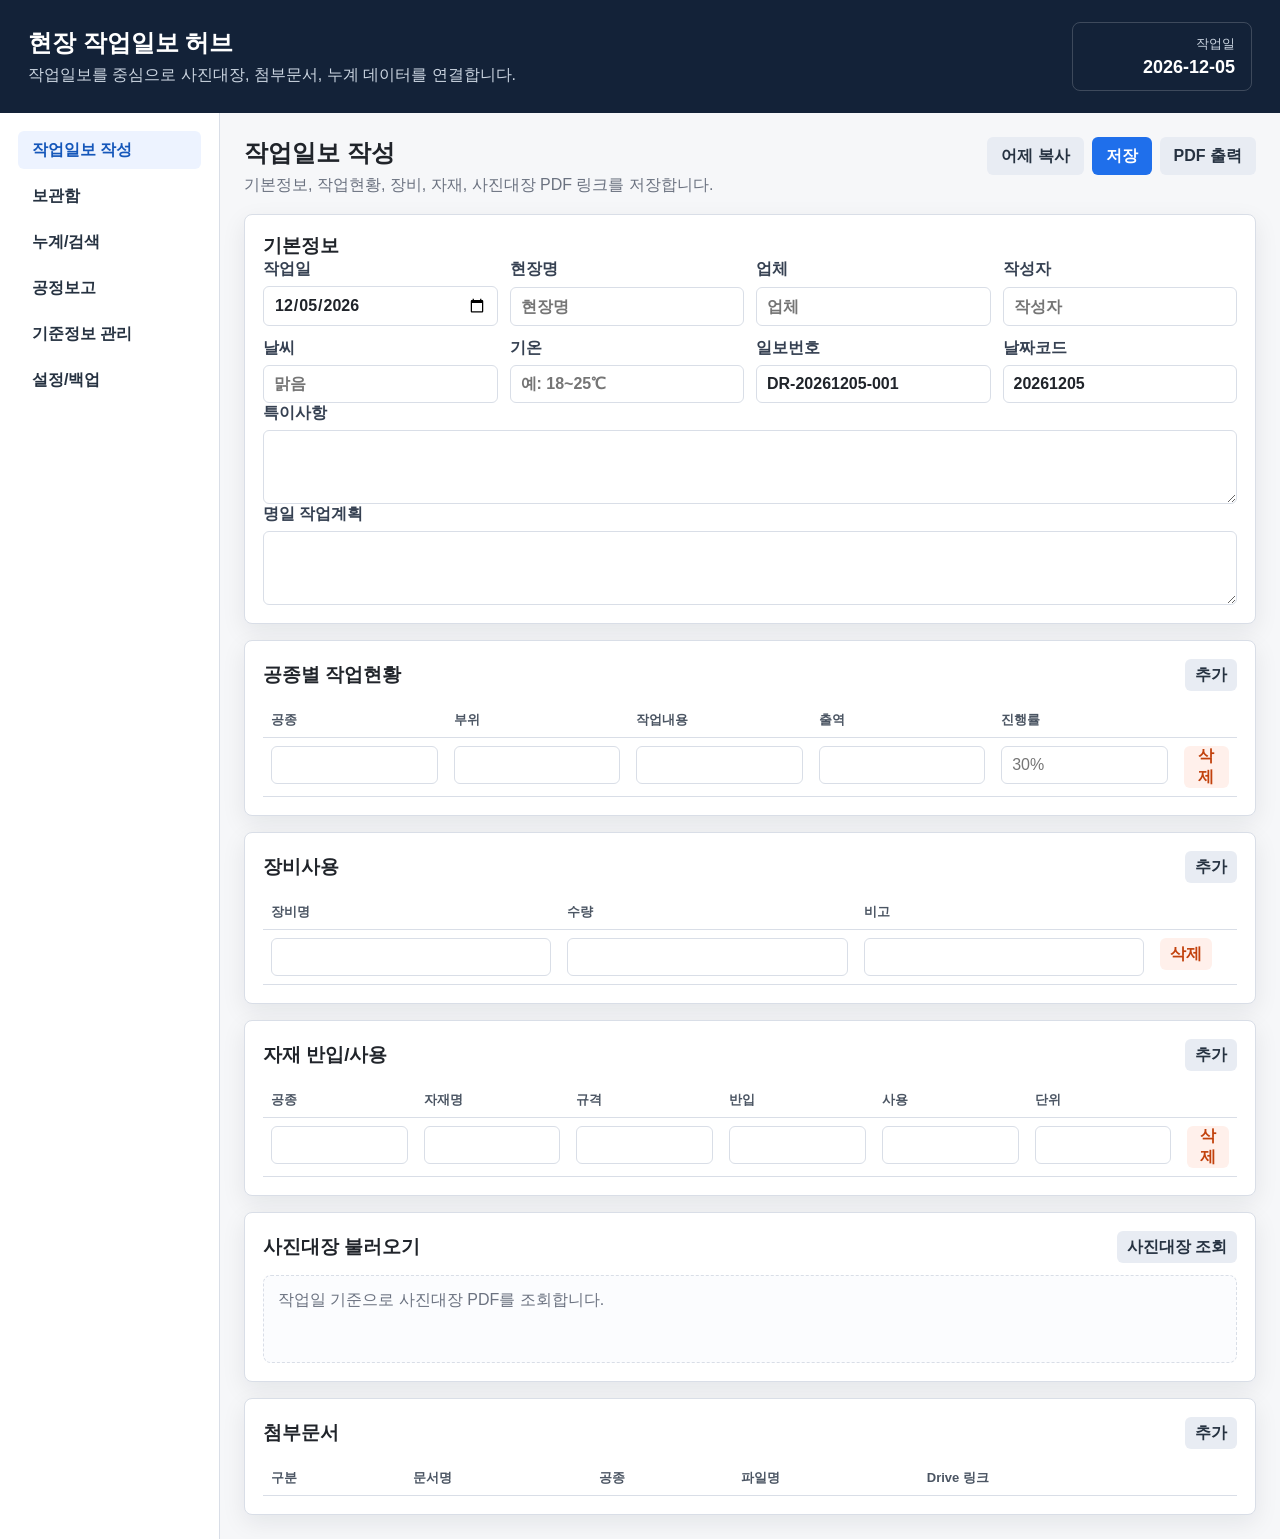
<file: index.html>
<!doctype html>
<html lang="ko">
<head>
  <meta charset="utf-8">
  <meta name="viewport" content="width=device-width, initial-scale=1">
  <title>현장 작업일보 허브</title>
  <link rel="stylesheet" href="css/style.css">
</head>
<body>
  <header class="topbar">
    <div>
      <h1>현장 작업일보 허브</h1>
      <p>작업일보를 중심으로 사진대장, 첨부문서, 누계 데이터를 연결합니다.</p>
    </div>
    <div class="today-box">
      <span>작업일</span>
      <strong id="todayLabel">-</strong>
    </div>
  </header>

  <main class="layout">
    <nav class="sidebar" aria-label="주요 메뉴">
      <button class="nav-button active" data-view="dailyView">작업일보 작성</button>
      <button class="nav-button" data-view="archiveView">보관함</button>
      <button class="nav-button" data-view="summaryView">누계/검색</button>
      <button class="nav-button" data-view="progressReportView">공정보고</button>
      <button class="nav-button" data-view="masterView">기준정보 관리</button>
      <button class="nav-button" data-view="settingsView">설정/백업</button>
    </nav>

    <section class="content">
      <section id="dailyView" class="view active">
        <div class="section-head">
          <div>
            <h2>작업일보 작성</h2>
            <p>기본정보, 작업현황, 장비, 자재, 사진대장 PDF 링크를 저장합니다.</p>
          </div>
          <div class="actions">
            <button id="copyYesterdayBtn" class="secondary">어제 복사</button>
            <button id="saveDailyBtn">저장</button>
            <button id="exportPdfBtn" class="secondary">PDF 출력</button>
          </div>
        </div>

        <form id="dailyForm" class="stack">
          <section class="panel">
            <h3>기본정보</h3>
            <div class="grid four">
              <label>작업일<input type="date" name="work_date" id="workDate"></label>
              <label>현장명<input type="text" name="site" list="siteList" placeholder="현장명"></label>
              <label>업체<input type="text" name="company" list="companyList" placeholder="업체"></label>
              <label>작성자<input type="text" name="writer" placeholder="작성자"></label>
              <label>날씨<input type="text" name="weather" placeholder="맑음"></label>
              <label>기온<input type="text" name="temp" placeholder="예: 18~25℃"></label>
              <label>일보번호<input type="text" name="daily_id" id="dailyId" readonly></label>
              <label>날짜코드<input type="text" name="date_code" id="dateCode" readonly></label>
            </div>
            <label>특이사항<textarea name="note" rows="3"></textarea></label>
            <label>명일 작업계획<textarea name="tomorrow" rows="3"></textarea></label>
          </section>

          <section class="panel">
            <div class="panel-title">
              <h3>공종별 작업현황</h3>
              <button type="button" class="secondary small" id="addWorkBtn">추가</button>
            </div>
            <div class="table-wrap">
              <table>
                <thead>
                  <tr>
                    <th>공종</th>
                    <th>부위</th>
                    <th>작업내용</th>
                    <th>출역</th>
                    <th>진행률</th>
                    <th></th>
                  </tr>
                </thead>
                <tbody id="workRows"></tbody>
              </table>
            </div>
          </section>

          <section class="panel">
            <div class="panel-title">
              <h3>장비사용</h3>
              <button type="button" class="secondary small" id="addEquipmentBtn">추가</button>
            </div>
            <div class="table-wrap">
              <table>
                <thead>
                  <tr>
                    <th>장비명</th>
                    <th>수량</th>
                    <th>비고</th>
                    <th></th>
                  </tr>
                </thead>
                <tbody id="equipmentRows"></tbody>
              </table>
            </div>
          </section>

          <section class="panel">
            <div class="panel-title">
              <h3>자재 반입/사용</h3>
              <button type="button" class="secondary small" id="addMaterialBtn">추가</button>
            </div>
            <div class="table-wrap">
              <table>
                <thead>
                  <tr>
                    <th>공종</th>
                    <th>자재명</th>
                    <th>규격</th>
                    <th>반입</th>
                    <th>사용</th>
                    <th>단위</th>
                    <th></th>
                  </tr>
                </thead>
                <tbody id="materialRows"></tbody>
              </table>
            </div>
          </section>

          <section class="panel">
            <div class="panel-title">
              <h3>사진대장 불러오기</h3>
              <button type="button" class="secondary small" id="loadPhotoPdfBtn">사진대장 조회</button>
            </div>
            <div id="photoPdfList" class="link-list empty">작업일 기준으로 사진대장 PDF를 조회합니다.</div>
          </section>

          <section class="panel">
            <div class="panel-title">
              <h3>첨부문서</h3>
              <button type="button" class="secondary small" id="addAttachmentBtn">추가</button>
            </div>
            <div class="table-wrap">
              <table>
                <thead>
                  <tr>
                    <th>구분</th>
                    <th>문서명</th>
                    <th>공종</th>
                    <th>파일명</th>
                    <th>Drive 링크</th>
                    <th></th>
                  </tr>
                </thead>
                <tbody id="attachmentRows"></tbody>
              </table>
            </div>
          </section>
        </form>

        <section id="printPreview" class="print-preview" aria-live="polite"></section>
      </section>

      <section id="archiveView" class="view">
        <div class="section-head">
          <div>
            <h2>보관함</h2>
            <p>스프레드시트 DB에 저장된 작업일보를 조회합니다.</p>
          </div>
          <button id="loadArchiveBtn">조회</button>
        </div>
        <div id="archiveList" class="result-box">저장된 작업일보 목록이 여기에 표시됩니다.</div>
      </section>

      <section id="summaryView" class="view">
        <div class="section-head">
          <div>
            <h2>누계/검색</h2>
            <p>로컬 데이터가 아닌 Google Spreadsheet DB 기준으로 조회합니다.</p>
          </div>
          <button id="searchSummaryBtn">조회</button>
        </div>
        <div class="panel">
          <div class="grid four">
            <label>기간
              <select id="periodFilter">
                <option value="today">오늘</option>
                <option value="week">이번주</option>
                <option value="month" selected>이번달</option>
                <option value="all">전체</option>
                <option value="custom">사용자 지정</option>
              </select>
            </label>
            <label>공종<select id="tradeFilter"></select></label>
            <label>자재<select id="materialFilter"></select></label>
            <label>장비<select id="equipmentFilter"></select></label>
          </div>
        </div>
        <div id="summaryResult" class="result-box">조회 결과가 여기에 표시됩니다.</div>
      </section>

      <section id="progressReportView" class="view">
        <div class="section-head">
          <div>
            <h2>공정보고</h2>
            <p>작업일보 DB 기준으로 주간공정보고와 월간공정보고를 생성합니다.</p>
          </div>
          <div class="actions">
            <button id="buildWeeklyReportBtn">주간 보고서</button>
            <button id="buildMonthlyReportBtn" class="secondary">월간 보고서</button>
          </div>
        </div>
        <section class="panel">
          <div class="grid four">
            <label>공사명<input type="text" id="progressProjectName" placeholder="공사명"></label>
            <label>보고 시작일<input type="date" id="progressStartDate"></label>
            <label>보고 종료일<input type="date" id="progressEndDate"></label>
            <label>작성자<input type="text" id="progressWriter" placeholder="작성자"></label>
          </div>
        </section>
        <section id="progressReportPreview" class="print-preview show">
          <div class="result-box">주간 보고서 또는 월간 보고서 버튼을 누르면 출력폼이 표시됩니다.</div>
        </section>
      </section>

      <section id="masterView" class="view">
        <div class="section-head">
          <div>
            <h2>기준정보 관리</h2>
            <p>자동완성과 누계 조건 드롭다운에 공통으로 사용합니다.</p>
          </div>
          <div class="actions">
            <button id="restoreMasterBtn" class="secondary">기본값 복원</button>
            <button id="saveMasterBtn">저장</button>
          </div>
        </div>
        <div class="master-grid">
          <section class="panel">
            <h3>현장명</h3>
            <textarea id="masterSite" rows="8"></textarea>
          </section>
          <section class="panel">
            <h3>공종</h3>
            <textarea id="masterTrade" rows="8"></textarea>
          </section>
          <section class="panel">
            <h3>자재</h3>
            <textarea id="masterMaterial" rows="8"></textarea>
          </section>
          <section class="panel">
            <h3>장비</h3>
            <textarea id="masterEquipment" rows="8"></textarea>
          </section>
          <section class="panel">
            <h3>업체</h3>
            <textarea id="masterCompany" rows="8"></textarea>
          </section>
          <section class="panel">
            <h3>부위</h3>
            <textarea id="masterLocation" rows="8"></textarea>
          </section>
          <section class="panel">
            <h3>단위</h3>
            <textarea id="masterUnit" rows="8"></textarea>
          </section>
        </div>
      </section>

      <section id="settingsView" class="view">
        <div class="section-head">
          <div>
            <h2>설정/백업</h2>
            <p>Google Spreadsheet 연결 주소와 임시 저장 데이터를 관리합니다.</p>
          </div>
          <button id="saveSettingsBtn">설정 저장</button>
        </div>

        <section class="panel stack">
          <h3>Google 연결</h3>
          <div class="grid two">
            <label>작업일보 GAS 웹앱 URL
              <input type="url" id="dailyApiUrl" placeholder="https://script.google.com/macros/s/.../exec">
            </label>
            <label>사진관리앱 API URL
              <input type="url" id="photoApiUrl" placeholder="https://script.google.com/macros/s/.../exec">
            </label>
          </div>
          <div class="status-line" id="storageStatus">현재 저장 방식: 브라우저 임시 저장</div>
        </section>

        <section class="panel">
          <div class="panel-title">
            <h3>임시 저장 데이터 백업</h3>
            <div class="actions">
              <button id="exportBackupBtn" class="secondary">백업 파일 만들기</button>
              <button id="importBackupBtn" class="secondary">백업 불러오기</button>
              <input type="file" id="backupFileInput" class="hidden-file" accept="application/json">
            </div>
          </div>
          <div class="result-box">
            GAS 연결 전 브라우저에 저장된 작업일보와 기준정보를 JSON 파일로 백업하거나 복원합니다.
          </div>
        </section>
      </section>
    </section>
  </main>

  <datalist id="tradeList"></datalist>
  <datalist id="siteList"></datalist>
  <datalist id="materialList"></datalist>
  <datalist id="equipmentList"></datalist>
  <datalist id="companyList"></datalist>
  <datalist id="locationList"></datalist>
  <datalist id="unitList"></datalist>

  <div id="toast" class="toast" role="status" aria-live="polite"></div>

  <script src="js/api.js"></script>
  <script src="js/settings.js"></script>
  <script src="js/master.js"></script>
  <script src="js/daily.js"></script>
  <script src="js/summary.js"></script>
  <script src="js/progress-report.js"></script>
  <script src="js/app.js"></script>
</body>
</html>
</file>
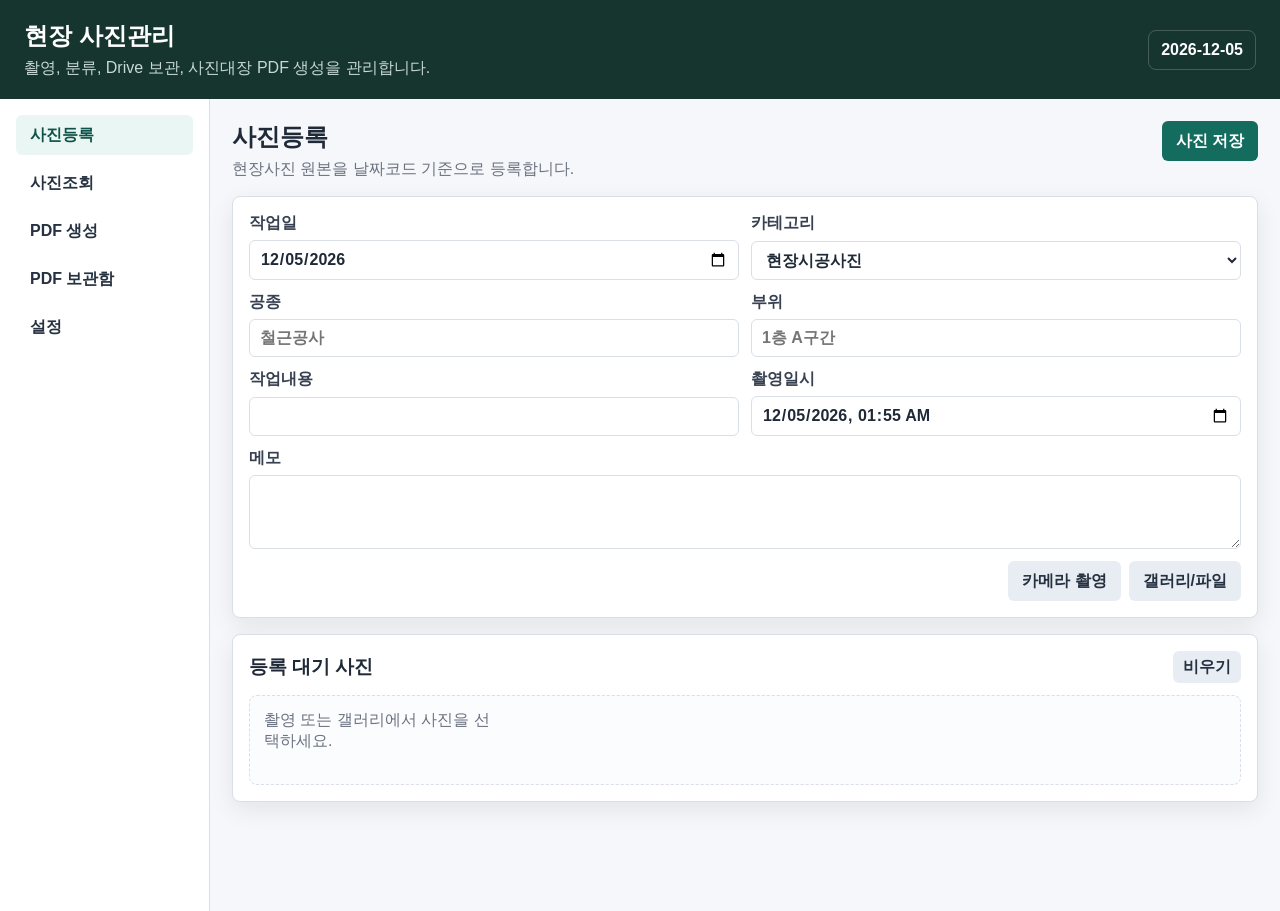
<file: photo-management/index.html>
<!doctype html>
<html lang="ko">
<head>
  <meta charset="utf-8">
  <meta name="viewport" content="width=device-width, initial-scale=1">
  <title>현장 사진관리</title>
  <link rel="stylesheet" href="css/style.css?v=20260526-3">
</head>
<body>
  <header class="topbar">
    <div>
      <h1>현장 사진관리</h1>
      <p>촬영, 분류, Drive 보관, 사진대장 PDF 생성을 관리합니다.</p>
    </div>
    <strong id="todayLabel">-</strong>
  </header>

  <main class="layout">
    <nav class="tabs" aria-label="주요 메뉴">
      <button class="tab active" data-view="registerView">사진등록</button>
      <button class="tab" data-view="searchView">사진조회</button>
      <button class="tab" data-view="pdfView">PDF 생성</button>
      <button class="tab" data-view="pdfArchiveView">PDF 보관함</button>
      <button class="tab" data-view="settingsView">설정</button>
    </nav>

    <section class="content">
      <section id="registerView" class="view active">
        <div class="section-head">
          <div>
            <h2>사진등록</h2>
            <p>현장사진 원본을 날짜코드 기준으로 등록합니다.</p>
          </div>
          <button id="savePhotosBtn">사진 저장</button>
        </div>

        <section class="panel stack">
          <div class="grid two">
            <label>작업일<input type="date" id="photoDate"></label>
            <label>카테고리<select id="photoCategory"></select></label>
            <label class="const-only">공종<input type="text" id="photoTrade" list="tradeList" placeholder="철근공사"></label>
            <label class="const-only">부위<input type="text" id="photoLocation" list="locationList" placeholder="1층 A구간"></label>
            <label>작업내용<input type="text" id="photoContent"></label>
            <label>촬영일시<input type="datetime-local" id="photoTime"></label>
          </div>
          <label>메모<textarea id="photoMemo" rows="3"></textarea></label>
          <div class="actions">
            <button id="cameraBtn" class="secondary">카메라 촬영</button>
            <button id="galleryBtn" class="secondary">갤러리/파일</button>
            <input id="cameraInput" class="hidden-file" type="file" accept="image/*" capture="environment" multiple>
            <input id="galleryInput" class="hidden-file" type="file" accept="image/*" multiple>
          </div>
        </section>

        <section class="panel">
          <div class="panel-title">
            <h3>등록 대기 사진</h3>
            <button id="clearQueueBtn" class="secondary small">비우기</button>
          </div>
          <div id="photoQueue" class="photo-grid empty">촬영 또는 갤러리에서 사진을 선택하세요.</div>
        </section>
      </section>

      <section id="searchView" class="view">
        <div class="section-head">
          <div>
            <h2>사진조회</h2>
            <p>날짜, 공종, 부위, 카테고리 기준으로 사진을 조회합니다.</p>
          </div>
          <button id="searchPhotosBtn">조회</button>
        </div>
        <section class="panel">
          <div class="grid four">
            <label>시작일<input type="date" id="searchStart"></label>
            <label>종료일<input type="date" id="searchEnd"></label>
            <label>카테고리<select id="searchCategory"></select></label>
            <label>키워드<input type="text" id="searchKeyword" placeholder="공종/부위/내용"></label>
          </div>
        </section>
        <div id="photoResults" class="photo-grid empty">조회 결과가 표시됩니다.</div>
      </section>

      <section id="pdfView" class="view">
        <div class="section-head">
          <div>
            <h2>사진대장 PDF 생성</h2>
            <p>작업일과 카테고리 기준으로 사진대장을 생성합니다.</p>
          </div>
          <button id="createPdfBtn">PDF 생성</button>
        </div>
        <section class="panel">
          <div class="grid four">
            <label>작업일<input type="date" id="pdfDate"></label>
            <label>카테고리<select id="pdfCategory"></select></label>
            <label>작성자<input type="text" id="pdfWriter" placeholder="작성자"></label>
            <label>출력모드
              <select id="pdfLayoutMode">
                <option value="auto" selected>자동</option>
                <option value="one">1장</option>
                <option value="two">2장</option>
              </select>
            </label>
          </div>
          <div id="pdfCountBox" class="status-line hidden">사진수: -</div>
        </section>
        <div id="pdfResult" class="result-box">PDF 생성 결과가 여기에 표시됩니다.</div>
      </section>

      <section id="pdfArchiveView" class="view">
        <div class="section-head">
          <div>
            <h2>PDF 보관함</h2>
            <p>생성된 사진대장 PDF 목록을 조회합니다.</p>
          </div>
          <button id="loadPdfArchiveBtn">조회</button>
        </div>
        <div id="pdfArchiveList" class="result-box">PDF 보관 목록이 표시됩니다.</div>
      </section>

      <section id="settingsView" class="view">
        <div class="section-head">
          <div>
            <h2>설정</h2>
            <p>Google Apps Script URL과 기준정보를 관리합니다.</p>
          </div>
          <button id="saveSettingsBtn">설정 저장</button>
        </div>
        <section class="panel stack">
          <div class="grid two">
            <label>사진관리 GAS 웹앱 URL<input type="url" id="apiUrl" placeholder="https://script.google.com/macros/s/.../exec"></label>
            <label>공사명<input type="text" id="siteName" placeholder="공사명"></label>
          </div>
          <div id="storageStatus" class="status-line">현재 저장 방식: 브라우저 임시 저장</div>
        </section>
        <section class="settings-grid">
          <div class="panel">
            <h3>공종</h3>
            <textarea id="masterTrade" rows="8"></textarea>
          </div>
          <div class="panel">
            <h3>부위</h3>
            <textarea id="masterLocation" rows="8"></textarea>
          </div>
        </section>
      </section>
    </section>
  </main>

  <datalist id="tradeList"></datalist>
  <datalist id="locationList"></datalist>
  <div id="toast" class="toast" role="status" aria-live="polite"></div>

  <script src="js/api.js?v=20260526-9"></script>
  <script src="js/photo.js?v=20260526-9"></script>
  <script src="js/pdf.js?v=20260526-9"></script>
  <script src="js/search.js?v=20260526-9"></script>
  <script src="js/app.js?v=20260526-9"></script>
</body>
</html>
</file>
<file: css/style.css>
:root {
  --bg: #f6f7f9;
  --panel: #ffffff;
  --text: #20242a;
  --muted: #6b7280;
  --line: #d9dee7;
  --primary: #1f6feb;
  --primary-dark: #1557ba;
  --soft: #edf3ff;
  --danger: #c2410c;
  --radius: 8px;
  --shadow: 0 8px 24px rgba(17, 24, 39, 0.08);
  font-family: "Malgun Gothic", "Apple SD Gothic Neo", Arial, sans-serif;
}

* {
  box-sizing: border-box;
}

body {
  margin: 0;
  background: var(--bg);
  color: var(--text);
}

button,
input,
select,
textarea {
  font: inherit;
}

button {
  min-height: 38px;
  border: 0;
  border-radius: 6px;
  background: var(--primary);
  color: #fff;
  padding: 0 14px;
  cursor: pointer;
  font-weight: 700;
}

button:hover {
  background: var(--primary-dark);
}

button.secondary {
  background: #e8ecf3;
  color: #263241;
}

button.secondary:hover {
  background: #dce3ee;
}

button.small {
  min-height: 32px;
  padding: 0 10px;
}

button.danger {
  background: #fff0eb;
  color: var(--danger);
}

.topbar {
  display: flex;
  justify-content: space-between;
  gap: 24px;
  align-items: center;
  padding: 22px 28px;
  background: #132238;
  color: #fff;
}

.topbar h1 {
  margin: 0;
  font-size: 24px;
}

.topbar p {
  margin: 6px 0 0;
  color: #cbd5e1;
}

.today-box {
  min-width: 180px;
  padding: 12px 16px;
  border: 1px solid rgba(255, 255, 255, 0.18);
  border-radius: var(--radius);
  text-align: right;
}

.today-box span {
  display: block;
  color: #cbd5e1;
  font-size: 13px;
}

.today-box strong {
  display: block;
  margin-top: 4px;
  font-size: 18px;
}

.layout {
  display: grid;
  grid-template-columns: 220px minmax(0, 1fr);
  min-height: calc(100vh - 93px);
}

.sidebar {
  padding: 18px;
  border-right: 1px solid var(--line);
  background: #fff;
}

.nav-button {
  width: 100%;
  margin-bottom: 8px;
  background: transparent;
  color: #263241;
  text-align: left;
}

.nav-button:hover,
.nav-button.active {
  background: var(--soft);
  color: var(--primary-dark);
}

.content {
  padding: 24px;
  min-width: 0;
}

.view {
  display: none;
}

.view.active {
  display: block;
}

.section-head {
  display: flex;
  justify-content: space-between;
  align-items: flex-start;
  gap: 16px;
  margin-bottom: 18px;
}

.section-head h2,
.panel h3 {
  margin: 0;
}

.section-head p {
  margin: 6px 0 0;
  color: var(--muted);
}

.actions {
  display: flex;
  gap: 8px;
  flex-wrap: wrap;
  justify-content: flex-end;
}

.stack {
  display: grid;
  gap: 16px;
}

.panel {
  background: var(--panel);
  border: 1px solid var(--line);
  border-radius: var(--radius);
  padding: 18px;
  box-shadow: var(--shadow);
}

.panel-title {
  display: flex;
  justify-content: space-between;
  align-items: center;
  gap: 12px;
  margin-bottom: 12px;
}

.grid {
  display: grid;
  gap: 12px;
}

.grid.four {
  grid-template-columns: repeat(4, minmax(0, 1fr));
}

.grid.two {
  grid-template-columns: repeat(2, minmax(0, 1fr));
}

label {
  display: grid;
  gap: 6px;
  font-weight: 700;
  color: #364152;
}

input,
select,
textarea {
  width: 100%;
  border: 1px solid var(--line);
  border-radius: 6px;
  padding: 9px 10px;
  color: var(--text);
  background: #fff;
}

textarea {
  resize: vertical;
}

.table-wrap {
  overflow-x: auto;
}

table {
  width: 100%;
  border-collapse: collapse;
  min-width: 760px;
}

th,
td {
  border-bottom: 1px solid var(--line);
  padding: 8px;
  text-align: left;
  vertical-align: top;
}

th {
  color: #4b5563;
  font-size: 13px;
}

td input {
  min-width: 90px;
}

.file-cell {
  display: grid;
  grid-template-columns: minmax(220px, 1fr) auto auto;
  gap: 6px;
  align-items: center;
}

.hidden-file {
  display: none;
}

.link-list,
.result-box {
  min-height: 88px;
  border: 1px dashed var(--line);
  border-radius: var(--radius);
  padding: 14px;
  color: var(--muted);
  background: #fbfcfe;
}

.summary-group {
  margin-bottom: 18px;
  color: var(--text);
}

.summary-group h3 {
  margin: 0 0 8px;
  font-size: 16px;
}

.status-line {
  padding: 10px 12px;
  border-radius: 6px;
  background: #edf3ff;
  color: #1f3f78;
  font-weight: 700;
}

.pdf-item {
  display: grid;
  grid-template-columns: minmax(0, 1fr) auto;
  gap: 12px;
  align-items: center;
  padding: 12px;
  border: 1px solid var(--line);
  border-radius: var(--radius);
  background: #fff;
}

.pdf-item + .pdf-item {
  margin-top: 10px;
}

.pdf-item strong {
  display: block;
  color: var(--text);
}

.pdf-item span {
  display: block;
  margin-top: 4px;
  color: var(--muted);
}

.master-grid {
  display: grid;
  grid-template-columns: repeat(3, minmax(0, 1fr));
  gap: 16px;
}

.toast {
  position: fixed;
  right: 20px;
  bottom: 20px;
  max-width: 360px;
  padding: 12px 14px;
  border-radius: var(--radius);
  background: #111827;
  color: #fff;
  box-shadow: var(--shadow);
  opacity: 0;
  transform: translateY(12px);
  pointer-events: none;
  transition: 0.2s ease;
}

.toast.show {
  opacity: 1;
  transform: translateY(0);
}

.print-preview {
  display: none;
  margin-top: 20px;
  background: #fff;
  border: 1px solid var(--line);
  border-radius: var(--radius);
  box-shadow: var(--shadow);
}

.print-preview.show {
  display: block;
}

.print-toolbar {
  display: flex;
  justify-content: space-between;
  align-items: center;
  gap: 12px;
  padding: 14px 18px;
  border-bottom: 1px solid var(--line);
}

.print-page {
  width: min(100%, 920px);
  min-height: 1120px;
  margin: 18px auto;
  padding: 34px;
  border: 1px solid #b8c0cc;
  background: #fff;
  color: #111827;
}

.print-page + .print-page {
  margin-top: 24px;
}

.print-title {
  display: flex;
  justify-content: space-between;
  gap: 20px;
  align-items: flex-start;
  padding-bottom: 16px;
  border-bottom: 2px solid #111827;
}

.print-title h2 {
  margin: 0;
  font-size: 26px;
}

.document-title {
  margin: 0 0 22px;
  text-align: center;
  font-size: 28px;
  letter-spacing: 0;
}

.progress-page {
  min-height: 1280px;
}

.progress-meta {
  grid-template-columns: repeat(2, 1fr);
}

.print-meta {
  display: grid;
  grid-template-columns: repeat(3, 1fr);
  border-top: 1px solid #111827;
  border-left: 1px solid #111827;
  margin: 18px 0;
}

.print-meta div {
  display: grid;
  grid-template-columns: 88px 1fr;
  min-height: 36px;
  border-right: 1px solid #111827;
  border-bottom: 1px solid #111827;
}

.print-meta b,
.print-meta span {
  padding: 8px;
}

.print-meta b {
  background: #eef2f7;
  border-right: 1px solid #111827;
}

.print-section {
  margin-top: 18px;
}

.print-section h3 {
  margin: 0 0 8px;
  font-size: 16px;
}

.print-table {
  width: 100%;
  min-width: 0;
  border-collapse: collapse;
}

.print-table th,
.print-table td {
  border: 1px solid #111827;
  padding: 7px;
  font-size: 13px;
}

.print-table th {
  background: #eef2f7;
  text-align: center;
}

.print-note {
  min-height: 70px;
  border: 1px solid #111827;
  padding: 10px;
  white-space: pre-wrap;
}

@media print {
  body {
    background: #fff;
  }

  .topbar,
  .sidebar,
  .section-head,
  #dailyForm,
  .print-toolbar,
  .toast {
    display: none !important;
  }

  .layout,
  .content {
    display: block;
    padding: 0;
    min-height: 0;
  }

  .view {
    display: block;
  }

  .view:not(#dailyView) {
    display: none;
  }

  .print-preview,
  .print-preview.show {
    display: block;
    margin: 0;
    border: 0;
    box-shadow: none;
  }

  .print-page {
    width: 100%;
    min-height: 0;
    margin: 0;
    padding: 14mm;
    border: 0;
    page-break-after: always;
  }
}

@media (max-width: 980px) {
  .layout {
    grid-template-columns: 1fr;
  }

  .sidebar {
    display: flex;
    gap: 8px;
    overflow-x: auto;
    border-right: 0;
    border-bottom: 1px solid var(--line);
  }

  .nav-button {
    min-width: 130px;
    text-align: center;
  }

  .grid.four,
  .grid.two,
  .master-grid {
    grid-template-columns: repeat(2, minmax(0, 1fr));
  }
}

@media (max-width: 640px) {
  .topbar,
  .section-head {
    display: grid;
  }

  .today-box {
    width: 100%;
    text-align: left;
  }

  .content {
    padding: 16px;
  }

  .grid.four,
  .grid.two,
  .master-grid {
    grid-template-columns: 1fr;
  }

  .file-cell {
    grid-template-columns: 1fr;
  }
}
</file>
<file: photo-management/css/style.css>
:root {
  --bg: #f5f7fa;
  --panel: #fff;
  --text: #1f2937;
  --muted: #6b7280;
  --line: #d9dee7;
  --primary: #146c5f;
  --primary-dark: #0f5249;
  --soft: #e9f6f3;
  --danger: #b42318;
  --radius: 8px;
  --shadow: 0 8px 24px rgba(17, 24, 39, 0.08);
  font-family: "Malgun Gothic", "Apple SD Gothic Neo", Arial, sans-serif;
}

* { box-sizing: border-box; }
body { margin: 0; background: var(--bg); color: var(--text); }
button, input, select, textarea { font: inherit; }
button {
  min-height: 40px;
  border: 0;
  border-radius: 6px;
  padding: 0 14px;
  background: var(--primary);
  color: #fff;
  font-weight: 700;
  cursor: pointer;
}
button:hover { background: var(--primary-dark); }
button:disabled {
  opacity: 0.68;
  cursor: wait;
}
button:disabled:hover { background: var(--primary); }
button.secondary { background: #e8edf3; color: #263241; }
button.secondary:hover { background: #dce3ec; }
button.small { min-height: 32px; padding: 0 10px; }
button.danger { background: #fff0ed; color: var(--danger); }

.topbar {
  display: flex;
  justify-content: space-between;
  gap: 16px;
  align-items: center;
  padding: 20px 24px;
  background: #17352f;
  color: #fff;
}
.topbar h1 { margin: 0; font-size: 24px; }
.topbar p { margin: 6px 0 0; color: #c7d8d5; }
.topbar strong {
  padding: 10px 12px;
  border: 1px solid rgba(255,255,255,0.2);
  border-radius: var(--radius);
}

.layout {
  display: grid;
  grid-template-columns: 210px minmax(0, 1fr);
  min-height: calc(100vh - 88px);
}
.tabs {
  padding: 16px;
  background: #fff;
  border-right: 1px solid var(--line);
}
.tab {
  width: 100%;
  margin-bottom: 8px;
  background: transparent;
  color: #263241;
  text-align: left;
}
.tab.active, .tab:hover { background: var(--soft); color: var(--primary-dark); }
.content { padding: 22px; min-width: 0; }
.view { display: none; }
.view.active { display: block; }

.section-head {
  display: flex;
  justify-content: space-between;
  gap: 16px;
  align-items: flex-start;
  margin-bottom: 16px;
}
.section-head h2, .panel h3 { margin: 0; }
.section-head p { margin: 6px 0 0; color: var(--muted); }
.panel {
  background: var(--panel);
  border: 1px solid var(--line);
  border-radius: var(--radius);
  padding: 16px;
  box-shadow: var(--shadow);
  margin-bottom: 16px;
}
.stack { display: grid; gap: 12px; }
.panel-title {
  display: flex;
  justify-content: space-between;
  gap: 12px;
  align-items: center;
  margin-bottom: 12px;
}
.grid { display: grid; gap: 12px; }
.grid.two { grid-template-columns: repeat(2, minmax(0, 1fr)); }
.grid.three { grid-template-columns: repeat(3, minmax(0, 1fr)); }
.grid.four { grid-template-columns: repeat(4, minmax(0, 1fr)); }
label { display: grid; gap: 6px; font-weight: 700; color: #374151; }
input, select, textarea {
  width: 100%;
  border: 1px solid var(--line);
  border-radius: 6px;
  padding: 9px 10px;
  background: #fff;
  color: var(--text);
}
textarea { resize: vertical; }
.actions { display: flex; gap: 8px; flex-wrap: wrap; justify-content: flex-end; }
.hidden-file { display: none; }
.hidden { display: none; }
.field-hidden { display: none; }

.photo-grid {
  display: grid;
  grid-template-columns: repeat(auto-fill, minmax(190px, 1fr));
  gap: 12px;
}
.photo-grid.empty, .result-box {
  min-height: 90px;
  border: 1px dashed var(--line);
  border-radius: var(--radius);
  padding: 14px;
  color: var(--muted);
  background: #fbfcfe;
}
.photo-card {
  overflow: hidden;
  border: 1px solid var(--line);
  border-radius: var(--radius);
  background: #fff;
  box-shadow: var(--shadow);
}
.photo-card img {
  width: 100%;
  aspect-ratio: 4 / 3;
  object-fit: cover;
  display: block;
  background: #e5e7eb;
}
.photo-card .body { padding: 10px; }
.photo-card strong { display: block; }
.photo-card span { display: block; margin-top: 4px; color: var(--muted); font-size: 13px; }
.pdf-item {
  display: grid;
  grid-template-columns: minmax(0, 1fr) auto;
  gap: 12px;
  align-items: center;
  padding: 12px;
  border: 1px solid var(--line);
  border-radius: var(--radius);
  background: #fff;
  margin-bottom: 10px;
}
.pdf-item strong { display: block; }
.pdf-item span { display: block; margin-top: 4px; color: var(--muted); }
.status-line {
  padding: 10px 12px;
  border-radius: 6px;
  background: var(--soft);
  color: var(--primary-dark);
  font-weight: 700;
}
.settings-grid {
  display: grid;
  grid-template-columns: repeat(2, minmax(0, 1fr));
  gap: 16px;
}
.toast {
  position: fixed;
  right: 20px;
  bottom: 20px;
  max-width: 360px;
  padding: 12px 14px;
  border-radius: var(--radius);
  background: #111827;
  color: #fff;
  box-shadow: var(--shadow);
  opacity: 0;
  transform: translateY(12px);
  pointer-events: none;
  transition: 0.2s ease;
}
.toast.show { opacity: 1; transform: translateY(0); }

@media (max-width: 920px) {
  .layout { grid-template-columns: 1fr; }
  .tabs {
    display: flex;
    gap: 8px;
    overflow-x: auto;
    border-right: 0;
    border-bottom: 1px solid var(--line);
  }
  .tab { min-width: 104px; text-align: center; }
  .grid.four, .grid.three { grid-template-columns: repeat(2, minmax(0, 1fr)); }
}

@media (max-width: 640px) {
  .topbar, .section-head { display: grid; }
  .content { padding: 14px; }
  .grid.two, .grid.three, .grid.four, .settings-grid { grid-template-columns: 1fr; }
  .photo-grid { grid-template-columns: 1fr; }
  .pdf-item { grid-template-columns: 1fr; }
}
</file>
